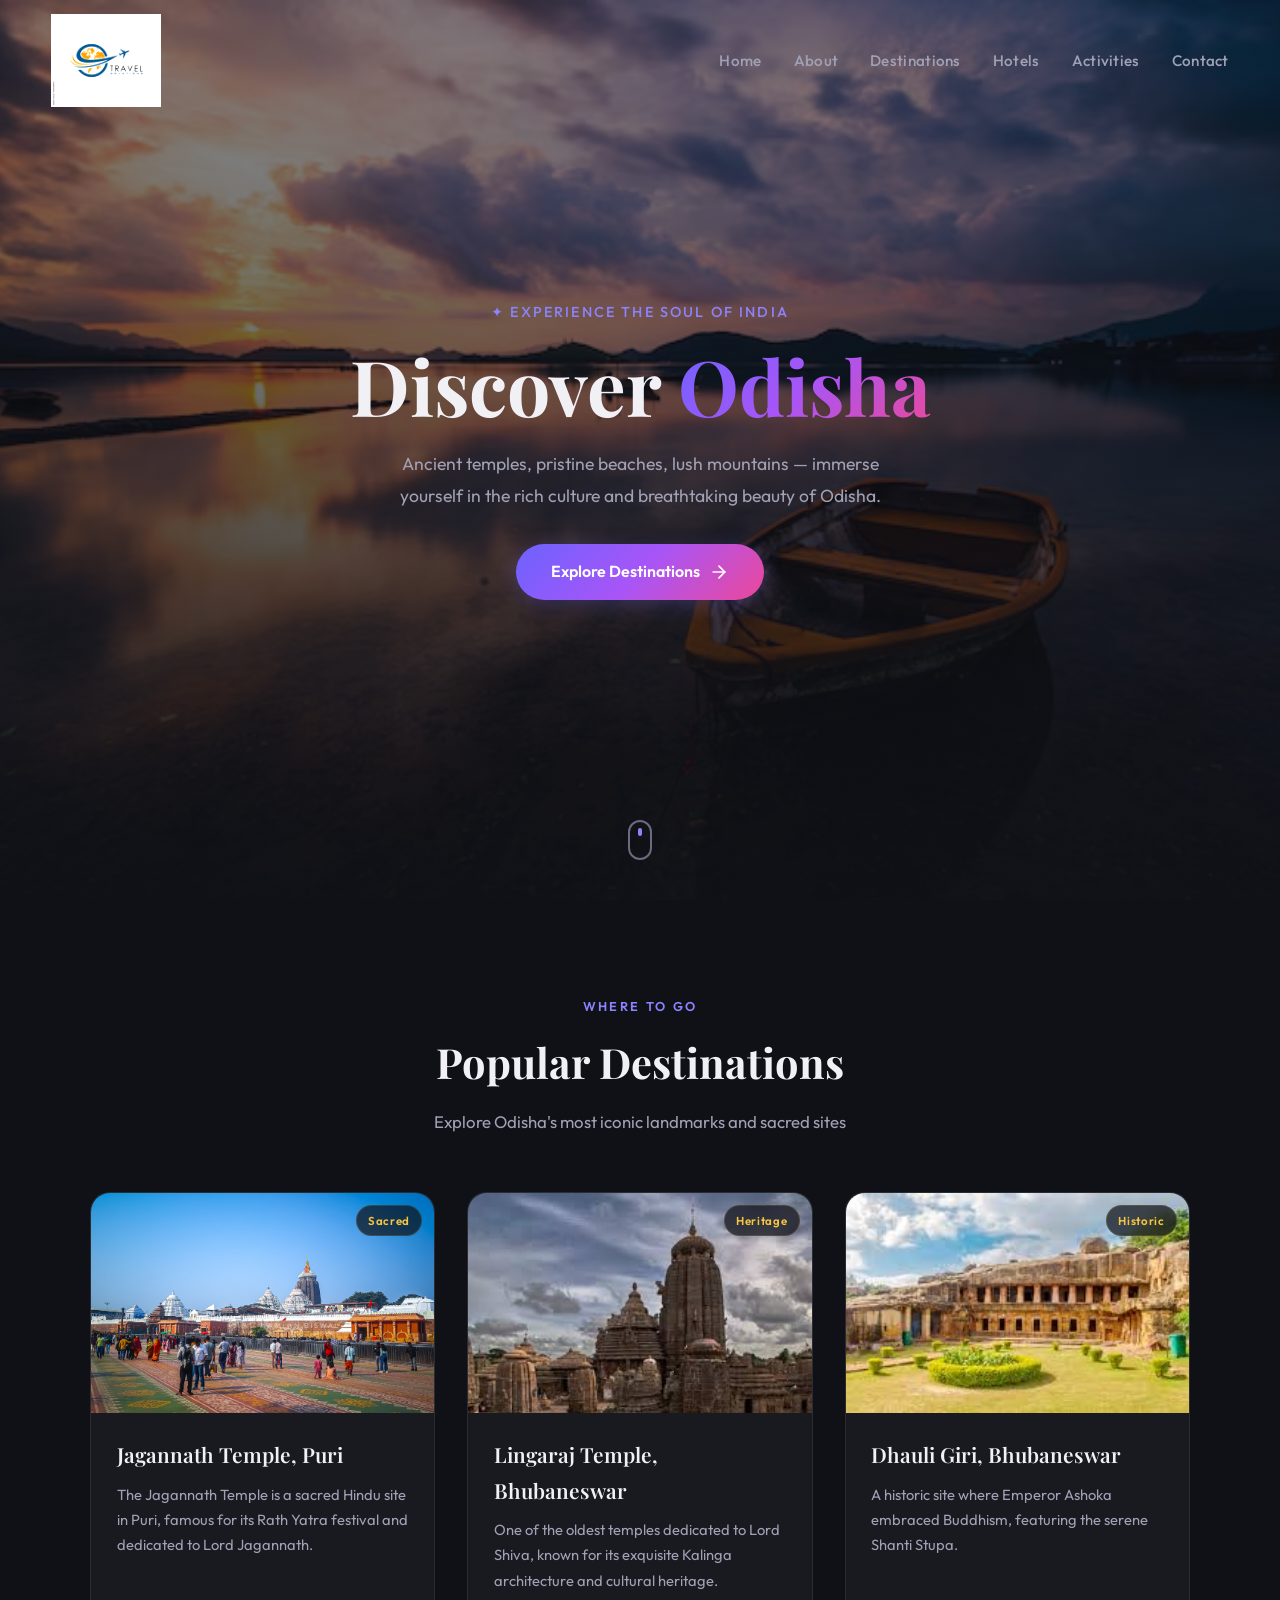
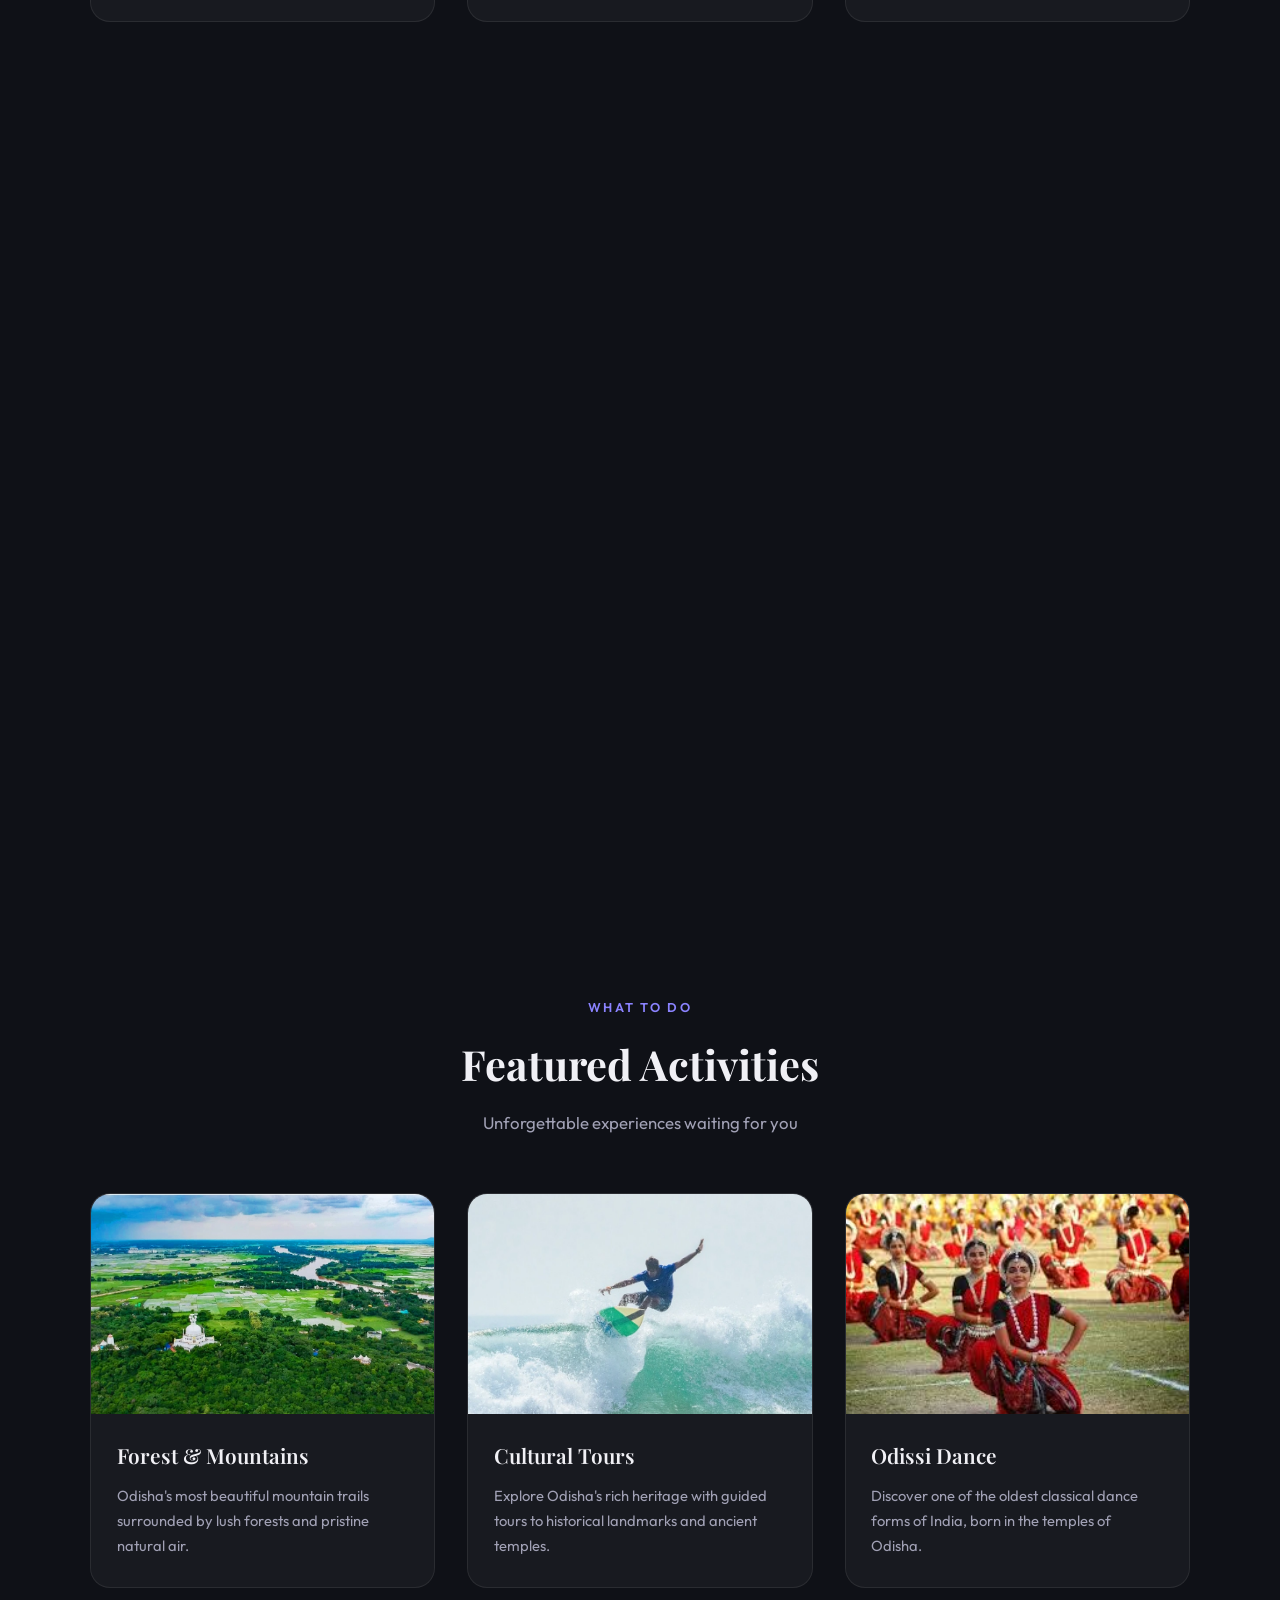
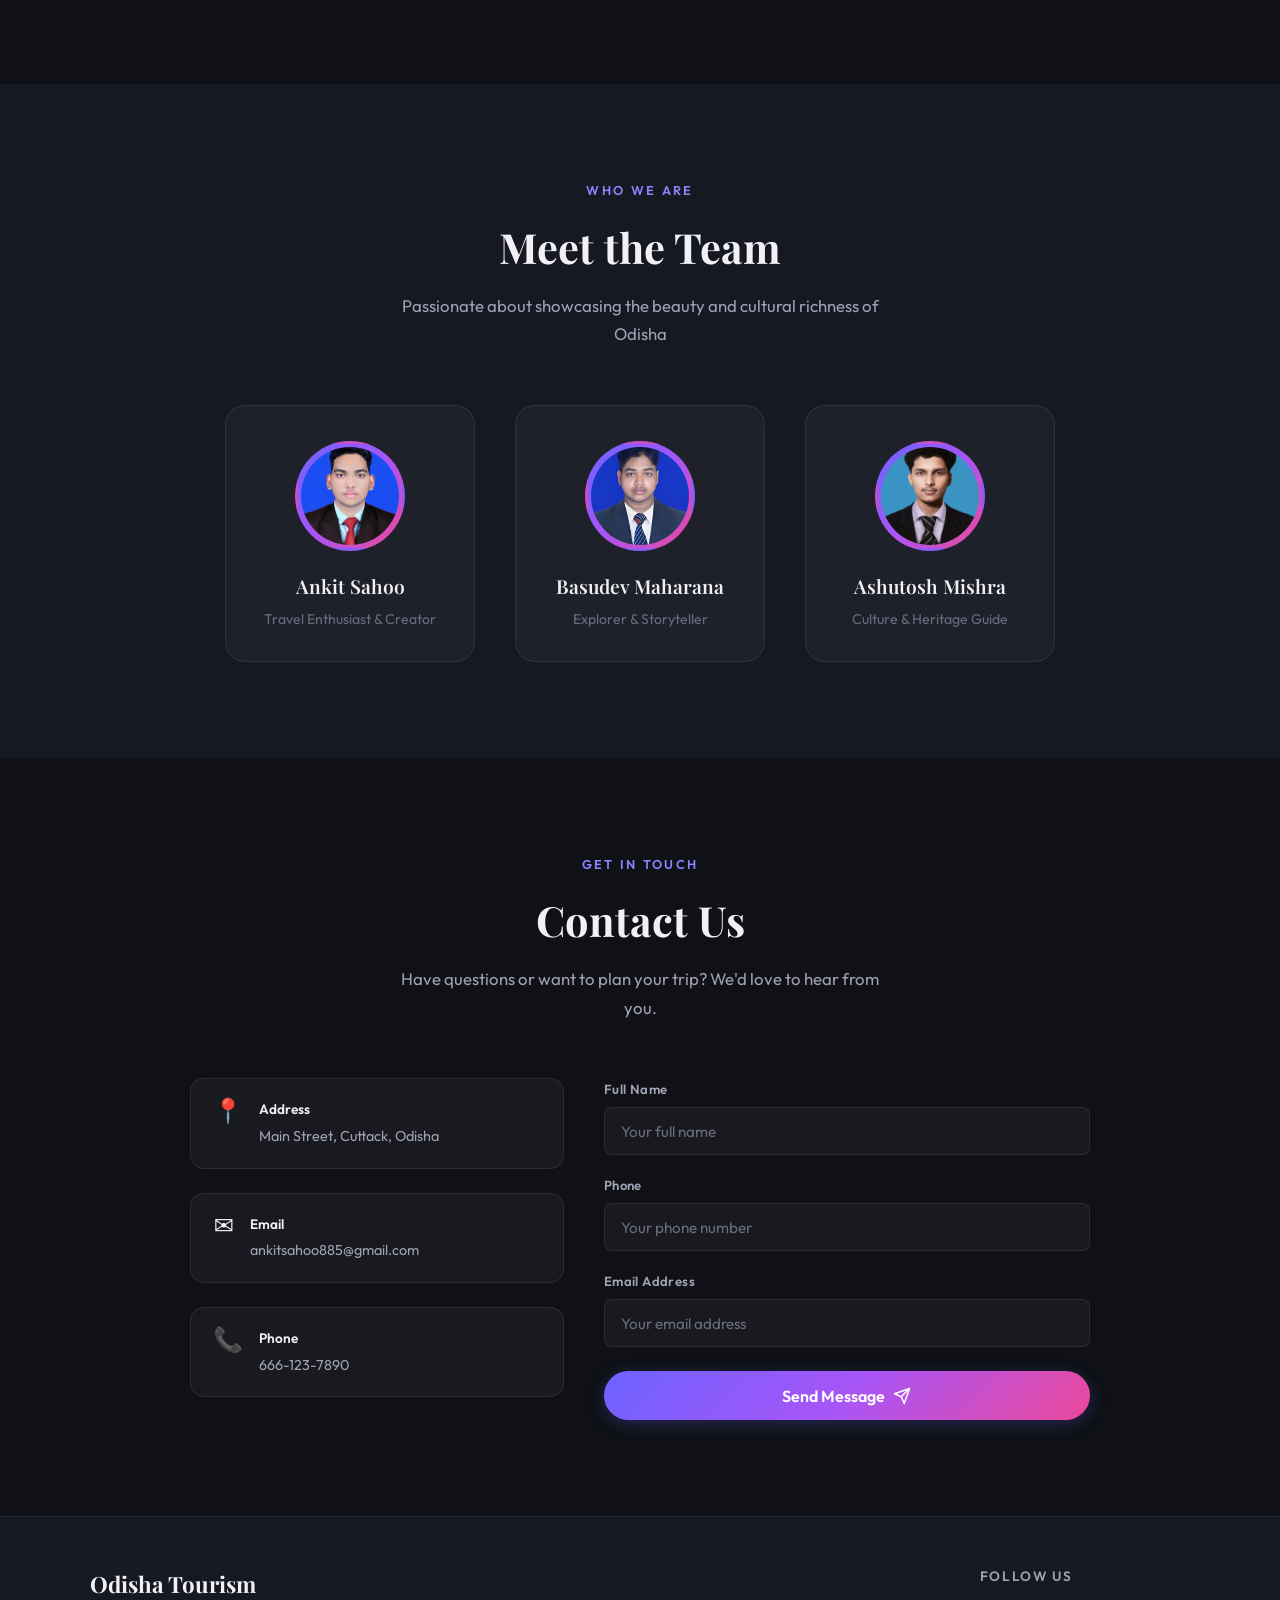
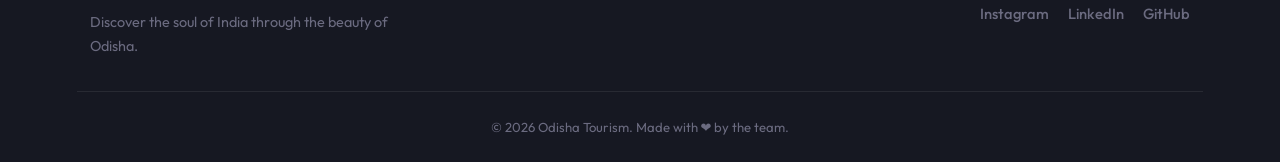
<file: index.html>
<!doctype html>
<html lang="en">
  <head>
    <meta charset="UTF-8" />
    <meta name="viewport" content="width=device-width, initial-scale=1.0" />
    <title>Odisha Tourism - Explore Arts & Culture</title>
    <meta
      name="description"
      content="Discover the beauty of Odisha — ancient temples, pristine beaches, lush mountains, and vibrant culture. Plan your dream trip today."
    />
    <meta name="keywords" content="Odisha Tourism, Puri, Bhubaneswar, Jagannath Temple, Odisha travel, Indian culture, beaches, temples, incredible India, Odisha trip" />
    <meta name="author" content="Odisha Tourism" />
    <meta name="robots" content="index, follow" />
    
    <!-- Open Graph / Facebook -->
    <meta property="og:type" content="website" />
    <meta property="og:title" content="Odisha Tourism - Explore Arts & Culture" />
    <meta property="og:description" content="Discover the beauty of Odisha — ancient temples, pristine beaches, lush mountains, and vibrant culture. Plan your dream trip today." />
    <!-- Ensure actual URL is used in production -->
    <meta property="og:url" content="https://algorithnicmind.github.io/tourismwebsite/" />
    <meta property="og:image" content="images/hero.jpg" />
    
    <!-- Twitter -->
    <meta name="twitter:card" content="summary_large_image" />
    <meta name="twitter:title" content="Odisha Tourism - Explore Arts & Culture" />
    <meta name="twitter:description" content="Discover the beauty of Odisha — ancient temples, pristine beaches, lush mountains, and vibrant culture. Plan your dream trip today." />
    <meta name="twitter:image" content="images/hero.jpg" />

    <!-- Schema.org Markup -->
    <script type="application/ld+json">
    {
      "@context": "https://schema.org",
      "@type": "TravelAgency",
      "name": "Odisha Tourism",
      "description": "Discover the beauty of Odisha — ancient temples, pristine beaches, lush mountains, and vibrant culture. Plan your dream trip today.",
      "url": "https://algorithnicmind.github.io/tourismwebsite/",
      "logo": "https://algorithnicmind.github.io/tourismwebsite/images/logo.jpg",
      "contactPoint": {
        "@type": "ContactPoint",
        "telephone": "+1-666-123-7890",
        "contactType": "customer service",
        "email": "ankitsahoo885@gmail.com"
      }
    }
    </script>

    <link rel="stylesheet" href="style.css" />
    <link rel="icon" type="image/png" href="favicon.png" />
    <link rel="preconnect" href="https://fonts.googleapis.com" />
    <link rel="preconnect" href="https://fonts.gstatic.com" crossorigin />
    <link
      href="https://fonts.googleapis.com/css2?family=Outfit:wght@300;400;500;600;700&family=Playfair+Display:wght@400;500;600;700&display=swap"
      rel="stylesheet"
    />
  </head>

  <body>
    <!-- Header Section -->
    <header id="main-header">
      <div class="logo">
        <a href="#"><img src="images/logo.jpg" alt="Odisha Tourism Logo" /></a>
      </div>
      <button class="nav-toggle" id="nav-toggle" aria-label="Toggle navigation">
        <span></span>
        <span></span>
        <span></span>
      </button>
      <nav class="nav-menu" id="nav-menu">
        <ul>
          <li><a href="#">Home</a></li>
          <li><a href="#about">About</a></li>
          <li><a href="#destinations">Destinations</a></li>
          <li><a href="#hotels">Hotels</a></li>
          <li><a href="#activities">Activities</a></li>
          <li><a href="#contact">Contact</a></li>
        </ul>
      </nav>
    </header>

    <main>
    <!-- Hero Section -->
    <section class="hero">
      <div class="hero-image">
        <img src="images/hero.jpg" alt="Beautiful Odisha Scenery" />
        <div class="hero-overlay"></div>
      </div>
      <div class="hero-content">
        <p class="hero-subtitle">✦ Experience the Soul of India</p>
        <h1>Discover <span class="gradient-text">Odisha</span></h1>
        <p class="hero-description">
          Ancient temples, pristine beaches, lush mountains — immerse yourself
          in the rich culture and breathtaking beauty of Odisha.
        </p>
        <a href="#destinations" class="hero-button">
          Explore Destinations
          <svg
            width="20"
            height="20"
            viewBox="0 0 24 24"
            fill="none"
            stroke="currentColor"
            stroke-width="2"
            stroke-linecap="round"
            stroke-linejoin="round"
          >
            <line x1="5" y1="12" x2="19" y2="12"></line>
            <polyline points="12 5 19 12 12 19"></polyline>
          </svg>
        </a>
      </div>
      <div class="scroll-indicator">
        <div class="scroll-dot"></div>
      </div>
    </section>

    <!-- Destinations Section -->
    <section id="destinations" class="destinations section-fade">
      <div class="section-header">
        <p class="section-tag">Where to Go</p>
        <h2>Popular Destinations</h2>
        <p class="section-subtitle">
          Explore Odisha's most iconic landmarks and sacred sites
        </p>
      </div>
      <div class="card-grid">
        <div class="card" data-anim="fade-up">
          <div class="card-image">
            <img loading="lazy" src="images/destination-1.jpg" alt="Jagannath Temple, Puri" />
            <div class="card-badge">Sacred</div>
          </div>
          <div class="card-body">
            <h3>Jagannath Temple, Puri</h3>
            <p>
              The Jagannath Temple is a sacred Hindu site in Puri, famous for
              its Rath Yatra festival and dedicated to Lord Jagannath.
            </p>
          </div>
        </div>
        <div class="card" data-anim="fade-up">
          <div class="card-image">
            <img
              loading="lazy"
              src="images/destination-2.jpg"
              alt="Lingaraj Temple, Bhubaneswar"
            />
            <div class="card-badge">Heritage</div>
          </div>
          <div class="card-body">
            <h3>Lingaraj Temple, Bhubaneswar</h3>
            <p>
              One of the oldest temples dedicated to Lord Shiva, known for its
              exquisite Kalinga architecture and cultural heritage.
            </p>
          </div>
        </div>
        <div class="card" data-anim="fade-up">
          <div class="card-image">
            <img
              loading="lazy"
              src="images/destination-3.jpg"
              alt="Dhauli Giri, Bhubaneswar"
            />
            <div class="card-badge">Historic</div>
          </div>
          <div class="card-body">
            <h3>Dhauli Giri, Bhubaneswar</h3>
            <p>
              A historic site where Emperor Ashoka embraced Buddhism, featuring
              the serene Shanti Stupa.
            </p>
          </div>
        </div>
      </div>
    </section>

    <!-- Hotels Section -->
    <section id="hotels" class="hotels section-fade">
      <div class="section-header">
        <p class="section-tag">Where to Stay</p>
        <h2>Featured Hotels</h2>
        <p class="section-subtitle">Handpicked stays for comfort and luxury</p>
      </div>
      <div class="card-grid">
        <div class="card" data-anim="fade-up">
          <div class="card-image">
            <img loading="lazy" src="images/hotel-1.jpg" alt="Swosti Premium" />
            <div class="card-badge">★ Luxury</div>
          </div>
          <div class="card-body">
            <h3>Swosti Premium</h3>
            <p>
              One of the largest luxury hotels in Odisha with opulent interiors,
              multiple dining options, and a grand banquet hall.
            </p>
          </div>
        </div>
        <div class="card" data-anim="fade-up">
          <div class="card-image">
            <img loading="lazy" src="images/hotel-2.jpg" alt="Mayfair" />
            <div class="card-badge">★ 5-Star</div>
          </div>
          <div class="card-body">
            <h3>Mayfair</h3>
            <p>
              A luxurious 5-star property offering elegant rooms, fine dining,
              and world-class amenities with lush gardens.
            </p>
          </div>
        </div>
        <div class="card" data-anim="fade-up">
          <div class="card-image">
            <img loading="lazy" src="images/hotel-3.jpg" alt="Sterling Resort" />
            <div class="card-badge">★ Resort</div>
          </div>
          <div class="card-body">
            <h3>Sterling Resort</h3>
            <p>
              Perfect for beach lovers, this resort offers cozy accommodations
              with stunning views of the Bay of Bengal.
            </p>
          </div>
        </div>
      </div>
    </section>

    <!-- Activities Section -->
    <section id="activities" class="activities section-fade">
      <div class="section-header">
        <p class="section-tag">What to Do</p>
        <h2>Featured Activities</h2>
        <p class="section-subtitle">
          Unforgettable experiences waiting for you
        </p>
      </div>
      <div class="card-grid">
        <div class="card" data-anim="fade-up">
          <div class="card-image">
            <img loading="lazy" src="images/activity-1.jpg" alt="Forest & Mountains" />
          </div>
          <div class="card-body">
            <h3>Forest & Mountains</h3>
            <p>
              Odisha's most beautiful mountain trails surrounded by lush forests
              and pristine natural air.
            </p>
          </div>
        </div>
        <div class="card" data-anim="fade-up">
          <div class="card-image">
            <img loading="lazy" src="images/activity-2.jpg" alt="Cultural Tours" />
          </div>
          <div class="card-body">
            <h3>Cultural Tours</h3>
            <p>
              Explore Odisha's rich heritage with guided tours to historical
              landmarks and ancient temples.
            </p>
          </div>
        </div>
        <div class="card" data-anim="fade-up">
          <div class="card-image">
            <img loading="lazy" src="images/activity-3.jpg" alt="Odissi Dance" />
          </div>
          <div class="card-body">
            <h3>Odissi Dance</h3>
            <p>
              Discover one of the oldest classical dance forms of India, born in
              the temples of Odisha.
            </p>
          </div>
        </div>
      </div>
    </section>

    <!-- About Section -->
    <section id="about" class="about section-fade">
      <div class="section-header">
        <p class="section-tag">Who We Are</p>
        <h2>Meet the Team</h2>
        <p class="section-subtitle">
          Passionate about showcasing the beauty and cultural richness of Odisha
        </p>
      </div>
      <div class="team-members">
        <div class="team-member" data-anim="fade-up">
          <div class="team-avatar">
            <img loading="lazy" src="images/team-member-1.jpg" alt="Ankit Sahoo" />
          </div>
          <h4>Ankit Sahoo</h4>
          <p>Travel Enthusiast & Creator</p>
        </div>
        <div class="team-member" data-anim="fade-up">
          <div class="team-avatar">
            <img loading="lazy" src="images/team-member-2.jpg" alt="Basudev Maharana" />
          </div>
          <h4>Basudev Maharana</h4>
          <p>Explorer & Storyteller</p>
        </div>
        <div class="team-member" data-anim="fade-up">
          <div class="team-avatar">
            <img loading="lazy" src="images/team-member-3.jpg" alt="Ashutosh Mishra" />
          </div>
          <h4>Ashutosh Mishra</h4>
          <p>Culture & Heritage Guide</p>
        </div>
      </div>
    </section>

    <!-- Contact Section -->
    <section id="contact" class="contact section-fade">
      <div class="section-header">
        <p class="section-tag">Get in Touch</p>
        <h2>Contact Us</h2>
        <p class="section-subtitle">
          Have questions or want to plan your trip? We'd love to hear from you.
        </p>
      </div>

      <div class="contact-wrapper">
        <div class="contact-info-box">
          <div class="info-item">
            <div class="info-icon">📍</div>
            <div>
              <strong>Address</strong>
              <p>Main Street, Cuttack, Odisha</p>
            </div>
          </div>
          <div class="info-item">
            <div class="info-icon">✉️</div>
            <div>
              <strong>Email</strong>
              <p>
                <a href="mailto:ankitsahoo885@gmail.com"
                  >ankitsahoo885@gmail.com</a
                >
              </p>
            </div>
          </div>
          <div class="info-item">
            <div class="info-icon">📞</div>
            <div>
              <strong>Phone</strong>
              <p><a href="tel:666-123-7890">666-123-7890</a></p>
            </div>
          </div>
        </div>

        <form class="contact-form" id="contact-form" action="#" method="POST">
          <div class="form-group">
            <label for="name">Full Name</label>
            <input
              type="text"
              id="name"
              placeholder="Your full name"
              required
            />
          </div>
          <div class="form-group">
            <label for="phone">Phone</label>
            <input
              type="text"
              id="phone"
              placeholder="Your phone number"
              required
            />
          </div>
          <div class="form-group">
            <label for="email">Email Address</label>
            <input
              type="email"
              id="email"
              placeholder="Your email address"
              required
            />
          </div>
          <button type="submit" id="submit-btn">
            Send Message
            <svg
              width="18"
              height="18"
              viewBox="0 0 24 24"
              fill="none"
              stroke="currentColor"
              stroke-width="2"
              stroke-linecap="round"
              stroke-linejoin="round"
            >
              <line x1="22" y1="2" x2="11" y2="13"></line>
              <polygon points="22 2 15 22 11 13 2 9 22 2"></polygon>
            </svg>
          </button>
        </form>
      </div>
    </section>
    </main>

    <!-- Footer -->
    <footer>
      <div class="footer-content">
        <div class="footer-brand">
          <h3>Odisha Tourism</h3>
          <p>Discover the soul of India through the beauty of Odisha.</p>
        </div>
        <div class="footer-links">
          <h4>Follow Us</h4>
          <div class="social-links">
            <a
              href="https://www.instagram.com/ankitsahoo94"
              target="_blank"
              rel="noopener noreferrer"
              aria-label="Instagram"
              >Instagram</a
            >
            <a
              href="https://www.linkedin.com/feed/"
              target="_blank"
              rel="noopener noreferrer"
              aria-label="LinkedIn"
              >LinkedIn</a
            >
            <a
              href="https://github.com/algorithnicmind"
              target="_blank"
              rel="noopener noreferrer"
              aria-label="GitHub"
              >GitHub</a
            >
          </div>
        </div>
      </div>
      <div class="footer-bottom">
        <p>&copy; 2026 Odisha Tourism. Made with ❤️ by the team.</p>
      </div>
    </footer>

    <script>
      // Smooth scroll
      document.querySelectorAll('a[href^="#"]').forEach((anchor) => {
        anchor.addEventListener("click", function (e) {
          e.preventDefault();
          const target = document.querySelector(this.getAttribute("href"));
          if (target) {
            target.scrollIntoView({ behavior: "smooth", block: "start" });
          }
          // Close mobile menu
          document.getElementById("nav-menu").classList.remove("active");
          document.getElementById("nav-toggle").classList.remove("active");
        });
      });

      // Mobile nav toggle
      const navToggle = document.getElementById("nav-toggle");
      const navMenu = document.getElementById("nav-menu");
      navToggle.addEventListener("click", () => {
        navMenu.classList.toggle("active");
        navToggle.classList.toggle("active");
      });

      // Header scroll effect
      const header = document.getElementById("main-header");
      window.addEventListener("scroll", () => {
        if (window.scrollY > 60) {
          header.classList.add("scrolled");
        } else {
          header.classList.remove("scrolled");
        }
      });

      // Intersection Observer for fade-in animations
      const observerOptions = {
        root: null,
        rootMargin: "0px 0px -80px 0px",
        threshold: 0.1,
      };

      const observer = new IntersectionObserver((entries) => {
        entries.forEach((entry) => {
          if (entry.isIntersecting) {
            entry.target.classList.add("visible");
          }
        });
      }, observerOptions);

      document.querySelectorAll(".section-fade, [data-anim]").forEach((el) => {
        observer.observe(el);
      });

      // Contact form handler
      const contactForm = document.getElementById("contact-form");
      contactForm.addEventListener("submit", (e) => {
        e.preventDefault();
        const btn = document.getElementById("submit-btn");
        btn.textContent = "✓ Message Sent!";
        btn.style.background = "linear-gradient(135deg, #10b981, #059669)";
        setTimeout(() => {
          btn.innerHTML =
            'Send Message <svg width="18" height="18" viewBox="0 0 24 24" fill="none" stroke="currentColor" stroke-width="2" stroke-linecap="round" stroke-linejoin="round"><line x1="22" y1="2" x2="11" y2="13"></line><polygon points="22 2 15 22 11 13 2 9 22 2"></polygon></svg>';
          btn.style.background = "";
          contactForm.reset();
        }, 2500);
      });
    </script>
  </body>
</html>
</file>
<file: style.css>
/* ========================================
   Odisha Tourism — Premium Design System
   ======================================== */

/* --- CSS Variables / Design Tokens --- */
:root {
  /* Colors */
  --bg-primary: #0f1117;
  --bg-secondary: #161822;
  --bg-card: rgba(255, 255, 255, 0.04);
  --bg-card-hover: rgba(255, 255, 255, 0.07);
  --glass: rgba(255, 255, 255, 0.06);
  --glass-border: rgba(255, 255, 255, 0.08);
  --text-primary: #f0f0f5;
  --text-secondary: #a1a1b5;
  --text-muted: #6b6b80;
  --accent: #6c63ff;
  --accent-light: #8b83ff;
  --accent-glow: rgba(108, 99, 255, 0.25);
  --accent-2: #ff6b6b;
  --accent-gradient: linear-gradient(135deg, #6c63ff, #a855f7, #ec4899);
  --gold: #f5c542;
  --success: #10b981;
  --radius-sm: 8px;
  --radius-md: 14px;
  --radius-lg: 20px;
  --radius-xl: 28px;
  --shadow-sm: 0 2px 8px rgba(0, 0, 0, 0.25);
  --shadow-md: 0 8px 32px rgba(0, 0, 0, 0.35);
  --shadow-lg: 0 16px 48px rgba(0, 0, 0, 0.45);
  --shadow-glow: 0 0 40px var(--accent-glow);
  /* Typography */
  --font-body: "Outfit", system-ui, -apple-system, sans-serif;
  --font-display: "Playfair Display", Georgia, serif;
  /* Transitions */
  --ease-smooth: cubic-bezier(0.4, 0, 0.2, 1);
  --ease-bounce: cubic-bezier(0.34, 1.56, 0.64, 1);
}

/* --- Reset & Base --- */
*,
*::before,
*::after {
  margin: 0;
  padding: 0;
  box-sizing: border-box;
}

html {
  scroll-behavior: smooth;
  -webkit-font-smoothing: antialiased;
  -moz-osx-font-smoothing: grayscale;
}

body {
  font-family: var(--font-body);
  background-color: var(--bg-primary);
  color: var(--text-primary);
  line-height: 1.7;
  overflow-x: hidden;
}

a {
  color: var(--accent-light);
  text-decoration: none;
  transition: color 0.3s var(--ease-smooth);
}
a:hover {
  color: var(--accent);
}

img {
  display: block;
  max-width: 100%;
}

/* --- Utility: Animations --- */
.section-fade {
  opacity: 0;
  transform: translateY(40px);
  transition:
    opacity 0.8s var(--ease-smooth),
    transform 0.8s var(--ease-smooth);
}
.section-fade.visible {
  opacity: 1;
  transform: translateY(0);
}

[data-anim="fade-up"] {
  opacity: 0;
  transform: translateY(30px);
  transition:
    opacity 0.6s var(--ease-smooth),
    transform 0.6s var(--ease-smooth);
}
[data-anim="fade-up"].visible {
  opacity: 1;
  transform: translateY(0);
}

/* Staggered cards */
.card:nth-child(1) {
  transition-delay: 0s;
}
.card:nth-child(2) {
  transition-delay: 0.12s;
}
.card:nth-child(3) {
  transition-delay: 0.24s;
}
.team-member:nth-child(1) {
  transition-delay: 0s;
}
.team-member:nth-child(2) {
  transition-delay: 0.12s;
}
.team-member:nth-child(3) {
  transition-delay: 0.24s;
}

/* ========================================
   HEADER
   ======================================== */
header {
  position: fixed;
  top: 0;
  left: 0;
  width: 100%;
  z-index: 1000;
  display: flex;
  justify-content: space-between;
  align-items: center;
  padding: 0.9rem 4%;
  background: transparent;
  transition:
    background 0.4s var(--ease-smooth),
    box-shadow 0.4s var(--ease-smooth),
    padding 0.4s var(--ease-smooth);
}
header.scrolled {
  background: rgba(15, 17, 23, 0.85);
  backdrop-filter: blur(18px);
  -webkit-backdrop-filter: blur(18px);
  box-shadow:
    0 1px 0 var(--glass-border),
    var(--shadow-sm);
  padding: 0.6rem 4%;
}

.logo img {
  width: 110px;
  transition: transform 0.4s var(--ease-bounce);
  filter: brightness(1.1);
}
.logo img:hover {
  transform: scale(1.08);
}

/* Navigation */
.nav-menu ul {
  list-style: none;
  display: flex;
  gap: 2rem;
}
.nav-menu a {
  color: var(--text-secondary);
  font-size: 0.95rem;
  font-weight: 500;
  letter-spacing: 0.02em;
  position: relative;
  padding: 0.4rem 0;
  transition: color 0.3s var(--ease-smooth);
}
.nav-menu a::after {
  content: "";
  position: absolute;
  bottom: 0;
  left: 0;
  width: 0;
  height: 2px;
  background: var(--accent-gradient);
  border-radius: 2px;
  transition: width 0.35s var(--ease-smooth);
}
.nav-menu a:hover {
  color: var(--text-primary);
}
.nav-menu a:hover::after {
  width: 100%;
}

/* Hamburger */
.nav-toggle {
  display: none;
  background: none;
  border: none;
  cursor: pointer;
  width: 32px;
  height: 24px;
  position: relative;
  z-index: 1001;
}
.nav-toggle span {
  display: block;
  width: 100%;
  height: 2px;
  background: var(--text-primary);
  border-radius: 2px;
  position: absolute;
  left: 0;
  transition: all 0.35s var(--ease-smooth);
}
.nav-toggle span:nth-child(1) {
  top: 0;
}
.nav-toggle span:nth-child(2) {
  top: 50%;
  transform: translateY(-50%);
}
.nav-toggle span:nth-child(3) {
  bottom: 0;
}
.nav-toggle.active span:nth-child(1) {
  top: 50%;
  transform: translateY(-50%) rotate(45deg);
}
.nav-toggle.active span:nth-child(2) {
  opacity: 0;
}
.nav-toggle.active span:nth-child(3) {
  bottom: 50%;
  transform: translateY(50%) rotate(-45deg);
}

/* ========================================
   HERO SECTION
   ======================================== */
.hero {
  position: relative;
  min-height: 100vh;
  display: flex;
  align-items: center;
  justify-content: center;
  overflow: hidden;
}
.hero-image {
  position: absolute;
  inset: 0;
  z-index: 0;
}
.hero-image img {
  width: 100%;
  height: 100%;
  object-fit: cover;
}
.hero-overlay {
  position: absolute;
  inset: 0;
  background: linear-gradient(
    180deg,
    rgba(15, 17, 23, 0.5) 0%,
    rgba(15, 17, 23, 0.6) 40%,
    rgba(15, 17, 23, 0.92) 100%
  );
}

.hero-content {
  position: relative;
  z-index: 2;
  text-align: center;
  max-width: 700px;
  padding: 2rem;
  animation: heroFadeIn 1.2s var(--ease-smooth) both;
}

@keyframes heroFadeIn {
  from {
    opacity: 0;
    transform: translateY(30px);
  }
  to {
    opacity: 1;
    transform: translateY(0);
  }
}

.hero-subtitle {
  font-size: 0.9rem;
  font-weight: 500;
  letter-spacing: 0.15em;
  text-transform: uppercase;
  color: var(--accent-light);
  margin-bottom: 1rem;
}

.hero h1 {
  font-family: var(--font-display);
  font-size: clamp(2.8rem, 6vw, 5rem);
  font-weight: 700;
  line-height: 1.15;
  margin-bottom: 1.2rem;
  color: var(--text-primary);
}

.gradient-text {
  background: var(--accent-gradient);
  -webkit-background-clip: text;
  -webkit-text-fill-color: transparent;
  background-clip: text;
}

.hero-description {
  font-size: 1.1rem;
  color: var(--text-secondary);
  max-width: 540px;
  margin: 0 auto 2rem;
  line-height: 1.8;
}

.hero-button {
  display: inline-flex;
  align-items: center;
  gap: 0.6rem;
  padding: 0.9rem 2.2rem;
  background: var(--accent-gradient);
  color: white;
  font-weight: 600;
  font-size: 1rem;
  border-radius: 50px;
  transition:
    transform 0.3s var(--ease-bounce),
    box-shadow 0.3s var(--ease-smooth);
  box-shadow: 0 4px 20px var(--accent-glow);
}
.hero-button:hover {
  transform: translateY(-3px) scale(1.02);
  box-shadow: 0 8px 30px var(--accent-glow);
  color: white;
}

/* Scroll Indicator */
.scroll-indicator {
  position: absolute;
  bottom: 2.5rem;
  left: 50%;
  transform: translateX(-50%);
  z-index: 2;
  width: 24px;
  height: 40px;
  border: 2px solid var(--text-muted);
  border-radius: 14px;
  display: flex;
  justify-content: center;
  padding-top: 6px;
}
.scroll-dot {
  width: 4px;
  height: 8px;
  background: var(--accent-light);
  border-radius: 4px;
  animation: scrollBounce 1.8s infinite;
}
@keyframes scrollBounce {
  0%,
  100% {
    transform: translateY(0);
    opacity: 1;
  }
  50% {
    transform: translateY(12px);
    opacity: 0.3;
  }
}

/* ========================================
   SECTIONS — Common
   ======================================== */
section {
  padding: 6rem 6%;
}

.section-header {
  text-align: center;
  margin-bottom: 3.5rem;
}

.section-tag {
  font-size: 0.8rem;
  font-weight: 600;
  letter-spacing: 0.18em;
  text-transform: uppercase;
  color: var(--accent-light);
  margin-bottom: 0.6rem;
}

h2 {
  font-family: var(--font-display);
  font-size: clamp(1.8rem, 3.5vw, 2.6rem);
  font-weight: 700;
  color: var(--text-primary);
  margin-bottom: 0.6rem;
}

.section-subtitle {
  font-size: 1.05rem;
  color: var(--text-secondary);
  max-width: 500px;
  margin: 0 auto;
}

/* ========================================
   CARDS
   ======================================== */
.card-grid {
  display: grid;
  grid-template-columns: repeat(auto-fit, minmax(300px, 1fr));
  gap: 2rem;
  max-width: 1100px;
  margin: 0 auto;
}

.card {
  background: var(--bg-card);
  border: 1px solid var(--glass-border);
  border-radius: var(--radius-lg);
  overflow: hidden;
  transition:
    transform 0.45s var(--ease-smooth),
    box-shadow 0.45s var(--ease-smooth),
    background 0.45s var(--ease-smooth);
}
.card:hover {
  transform: translateY(-8px);
  background: var(--bg-card-hover);
  box-shadow:
    var(--shadow-md),
    0 0 0 1px rgba(108, 99, 255, 0.1);
}

.card-image {
  position: relative;
  overflow: hidden;
  height: 220px;
}
.card-image img {
  width: 100%;
  height: 100%;
  object-fit: cover;
  transition: transform 0.6s var(--ease-smooth);
}
.card:hover .card-image img {
  transform: scale(1.08);
}

.card-badge {
  position: absolute;
  top: 12px;
  right: 12px;
  background: rgba(15, 17, 23, 0.7);
  backdrop-filter: blur(8px);
  color: var(--gold);
  font-size: 0.72rem;
  font-weight: 600;
  letter-spacing: 0.06em;
  padding: 0.3rem 0.7rem;
  border-radius: 50px;
  border: 1px solid rgba(245, 197, 66, 0.15);
}

.card-body {
  padding: 1.5rem 1.6rem 1.8rem;
}
.card-body h3 {
  font-family: var(--font-display);
  font-size: 1.3rem;
  font-weight: 600;
  margin-bottom: 0.6rem;
  color: var(--text-primary);
}
.card-body p {
  font-size: 0.92rem;
  color: var(--text-secondary);
  line-height: 1.7;
}

/* ========================================
   ALTERNATING SECTION BACKGROUNDS
   ======================================== */
.hotels {
  background: var(--bg-secondary);
}
.about {
  background: var(--bg-secondary);
}

/* ========================================
   TEAM MEMBERS
   ======================================== */
.team-members {
  display: flex;
  justify-content: center;
  flex-wrap: wrap;
  gap: 2.5rem;
  max-width: 900px;
  margin: 0 auto;
}

.team-member {
  background: var(--bg-card);
  border: 1px solid var(--glass-border);
  border-radius: var(--radius-lg);
  padding: 2.2rem 1.8rem 1.8rem;
  text-align: center;
  width: 250px;
  transition:
    transform 0.45s var(--ease-smooth),
    box-shadow 0.45s var(--ease-smooth),
    background 0.45s var(--ease-smooth);
}
.team-member:hover {
  transform: translateY(-8px);
  background: var(--bg-card-hover);
  box-shadow: var(--shadow-md);
}

.team-avatar {
  width: 110px;
  height: 110px;
  border-radius: 50%;
  overflow: hidden;
  margin: 0 auto 1.2rem;
  border: 3px solid transparent;
  background: var(--accent-gradient);
  padding: 3px;
  transition: transform 0.4s var(--ease-bounce);
}
.team-member:hover .team-avatar {
  transform: scale(1.06);
}
.team-avatar img {
  width: 100%;
  height: 100%;
  object-fit: cover;
  border-radius: 50%;
}

.team-member h4 {
  font-family: var(--font-display);
  font-size: 1.2rem;
  font-weight: 600;
  color: var(--text-primary);
  margin-bottom: 0.3rem;
}
.team-member p {
  font-size: 0.88rem;
  color: var(--text-muted);
  font-weight: 400;
}

/* ========================================
   CONTACT
   ======================================== */
.contact-wrapper {
  display: grid;
  grid-template-columns: 1fr 1.3fr;
  gap: 2.5rem;
  max-width: 900px;
  margin: 0 auto;
  align-items: start;
}

.contact-info-box {
  display: flex;
  flex-direction: column;
  gap: 1.5rem;
}

.info-item {
  display: flex;
  align-items: flex-start;
  gap: 1rem;
  background: var(--bg-card);
  border: 1px solid var(--glass-border);
  border-radius: var(--radius-md);
  padding: 1.2rem 1.4rem;
  transition:
    background 0.3s var(--ease-smooth),
    transform 0.3s var(--ease-smooth);
}
.info-item:hover {
  background: var(--bg-card-hover);
  transform: translateX(4px);
}

.info-icon {
  font-size: 1.5rem;
  line-height: 1;
  flex-shrink: 0;
}

.info-item strong {
  display: block;
  font-size: 0.85rem;
  color: var(--text-primary);
  margin-bottom: 0.15rem;
  font-weight: 600;
}
.info-item p {
  font-size: 0.9rem;
  color: var(--text-secondary);
  margin: 0;
}
.info-item a {
  color: var(--text-secondary);
}
.info-item a:hover {
  color: var(--accent-light);
}

/* Contact Form */
.contact-form {
  display: flex;
  flex-direction: column;
  gap: 1.2rem;
}

.form-group {
  display: flex;
  flex-direction: column;
  gap: 0.4rem;
}

.form-group label {
  font-size: 0.82rem;
  font-weight: 600;
  color: var(--text-secondary);
  letter-spacing: 0.03em;
}

.form-group input {
  padding: 0.85rem 1rem;
  background: var(--bg-card);
  border: 1px solid var(--glass-border);
  border-radius: var(--radius-sm);
  color: var(--text-primary);
  font-family: var(--font-body);
  font-size: 0.95rem;
  transition:
    border-color 0.3s var(--ease-smooth),
    box-shadow 0.3s var(--ease-smooth);
  outline: none;
}
.form-group input::placeholder {
  color: var(--text-muted);
}
.form-group input:focus {
  border-color: var(--accent);
  box-shadow: 0 0 0 3px var(--accent-glow);
}

.contact-form button {
  display: inline-flex;
  align-items: center;
  justify-content: center;
  gap: 0.5rem;
  padding: 0.9rem 2rem;
  background: var(--accent-gradient);
  color: white;
  border: none;
  border-radius: 50px;
  font-family: var(--font-body);
  font-size: 1rem;
  font-weight: 600;
  cursor: pointer;
  transition:
    transform 0.3s var(--ease-bounce),
    box-shadow 0.3s var(--ease-smooth);
  box-shadow: 0 4px 16px var(--accent-glow);
  margin-top: 0.3rem;
}
.contact-form button:hover {
  transform: translateY(-3px) scale(1.02);
  box-shadow: 0 8px 28px var(--accent-glow);
}

/* ========================================
   FOOTER
   ======================================== */
footer {
  background: var(--bg-secondary);
  border-top: 1px solid var(--glass-border);
  padding: 3rem 6% 1.5rem;
}

.footer-content {
  display: flex;
  justify-content: space-between;
  align-items: flex-start;
  flex-wrap: wrap;
  gap: 2rem;
  max-width: 1100px;
  margin: 0 auto 2rem;
}

.footer-brand h3 {
  font-family: var(--font-display);
  font-size: 1.4rem;
  font-weight: 700;
  color: var(--text-primary);
  margin-bottom: 0.4rem;
}
.footer-brand p {
  font-size: 0.9rem;
  color: var(--text-muted);
  max-width: 300px;
}

.footer-links h4 {
  font-size: 0.85rem;
  font-weight: 600;
  text-transform: uppercase;
  letter-spacing: 0.12em;
  color: var(--text-secondary);
  margin-bottom: 0.8rem;
}

.social-links {
  display: flex;
  gap: 1.2rem;
}
.social-links a {
  color: var(--text-muted);
  font-size: 0.92rem;
  font-weight: 500;
  transition:
    color 0.3s var(--ease-smooth),
    transform 0.3s var(--ease-smooth);
}
.social-links a:hover {
  color: var(--accent-light);
  transform: translateY(-2px);
}

.footer-bottom {
  text-align: center;
  border-top: 1px solid var(--glass-border);
  padding-top: 1.5rem;
}
.footer-bottom p {
  font-size: 0.82rem;
  color: var(--text-muted);
}

/* ========================================
   RESPONSIVE
   ======================================== */
@media (max-width: 900px) {
  section {
    padding: 4rem 5%;
  }
  .contact-wrapper {
    grid-template-columns: 1fr;
  }
}

@media (max-width: 768px) {
  /* Mobile Nav */
  .nav-toggle {
    display: block;
  }
  .nav-menu {
    position: fixed;
    top: 0;
    right: -100%;
    width: 70%;
    max-width: 320px;
    height: 100vh;
    background: rgba(22, 24, 34, 0.97);
    backdrop-filter: blur(20px);
    -webkit-backdrop-filter: blur(20px);
    padding: 5rem 2rem 2rem;
    transition: right 0.4s var(--ease-smooth);
    box-shadow: -10px 0 40px rgba(0, 0, 0, 0.4);
    z-index: 999;
  }
  .nav-menu.active {
    right: 0;
  }
  .nav-menu ul {
    flex-direction: column;
    gap: 1.5rem;
  }
  .nav-menu a {
    font-size: 1.1rem;
  }

  /* Hero responsive */
  .hero-content {
    padding: 1.5rem;
  }
  .hero-description {
    font-size: 1rem;
  }

  /* Cards */
  .card-grid {
    grid-template-columns: 1fr;
    max-width: 400px;
    margin: 0 auto;
  }

  /* Team */
  .team-members {
    flex-direction: column;
    align-items: center;
  }
  .team-member {
    width: 100%;
    max-width: 300px;
  }

  /* Footer */
  .footer-content {
    flex-direction: column;
    align-items: center;
    text-align: center;
  }
  .footer-brand p {
    max-width: 100%;
  }
}

@media (max-width: 480px) {
  .hero h1 {
    font-size: 2.2rem;
  }
  h2 {
    font-size: 1.6rem;
  }
  .card-image {
    height: 180px;
  }
}
</file>
